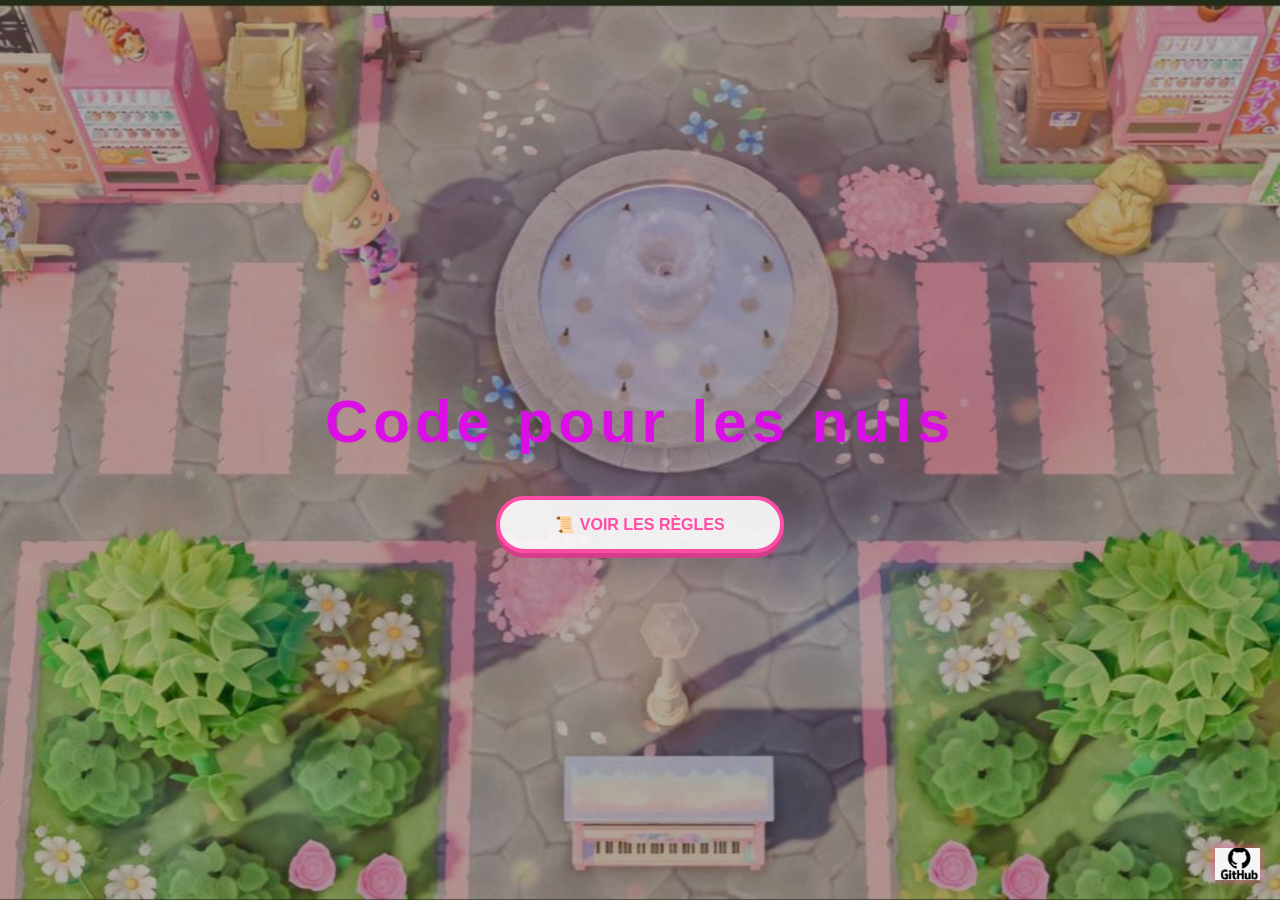
<file: Index.html>
<!DOCTYPE html>
<html lang="fr">
<head>
    <meta charset="UTF-8">
    <title>Mon Jeu</title>

    <!-- Lien vers le CSS -->
    <link rel="stylesheet" href="jeu.css">
</head>

<body>
    <h1 class="title">Code pour les nuls </h1>
    <!-- Icône GitHub cliquable -->
    <a href="https://github.com/anjosdq/jeuCode" target="_blank">
        <img src="github.png" class="github-icon">
    </a>
    <a href="regles.html" class="btn">📜 Voir les règles</a>
</body>
</html>
</file>
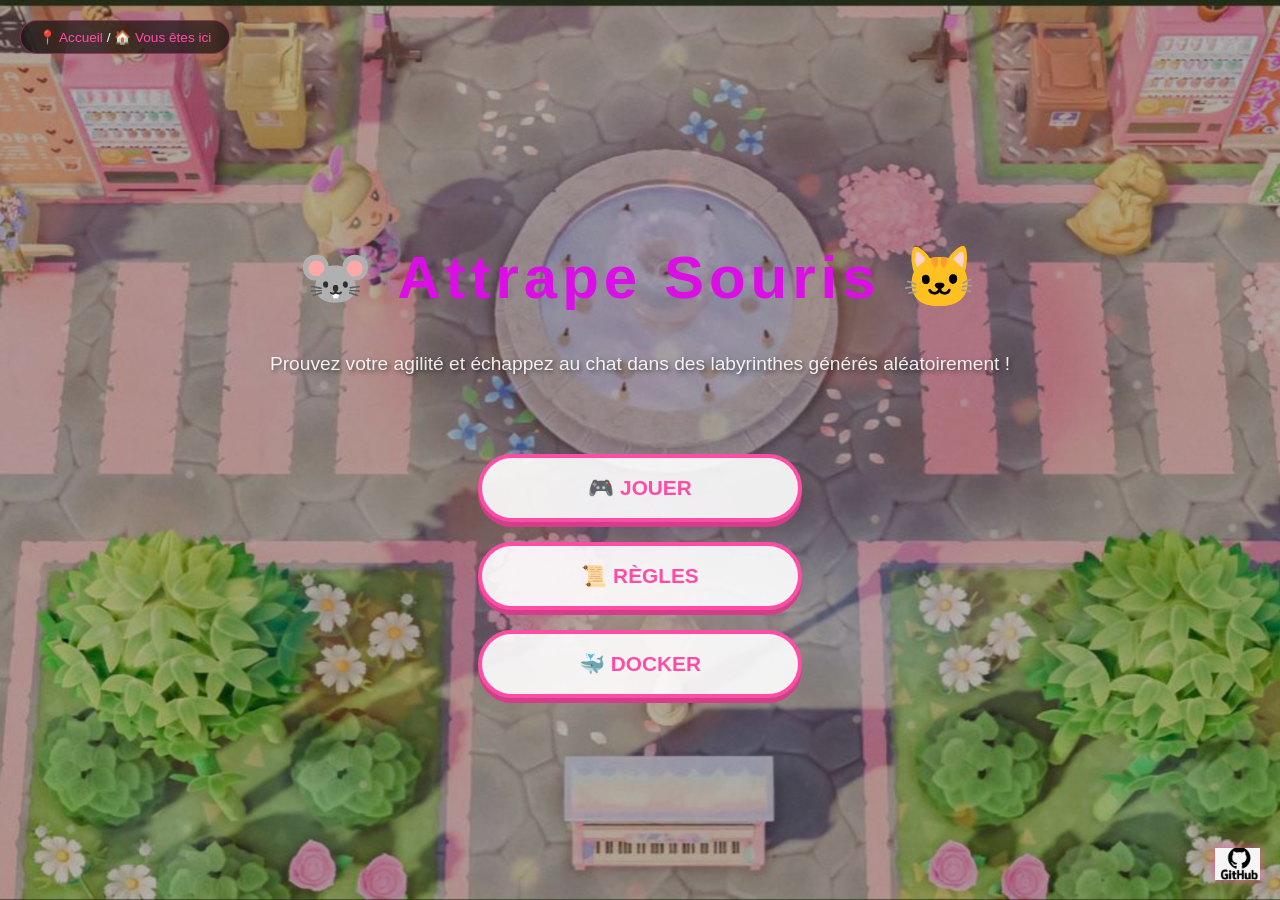
<file: index.html>
<!DOCTYPE html>
<html lang="fr">
<head>
    <meta charset="UTF-8">
    <meta name="viewport" content="width=device-width, initial-scale=1.0">
    <title>Attrape Souris - Accueil</title>
    <link rel="stylesheet" href="jeu.css">
    <style>
        .hero {
            text-align: center;
            margin-bottom: 40px;
        }

        .hero p {
            font-size: 1.2rem;
            color: rgba(255,255,255,0.9);
            text-shadow: 2px 2px 4px rgba(0,0,0,0.5);
        }

        /* Fil d'Ariane */
        .breadcrumb {
            position: fixed;
            top: 20px;
            left: 20px;
            background: rgba(0,0,0,0.6);
            backdrop-filter: blur(10px);
            padding: 8px 18px;
            border-radius: 30px;
            font-size: 0.85rem;
            z-index: 100;
            border: 1px solid rgba(255,77,166,0.4);
        }

        .breadcrumb a {
            color: #ff4da6;
            text-decoration: none;
        }

        .breadcrumb a:hover {
            text-decoration: underline;
        }

        .breadcrumb span {
            color: white;
        }

        .nav-buttons {
            display: flex;
            flex-direction: column;
            gap: 20px;
            align-items: center;
            margin-top: 20px;
        }

        .btn-large {
            width: 280px;
            padding: 18px;
            font-size: 1.3rem;
        }
    </style>
</head>
<body>

    <!-- Fil d'Ariane -->
    <div class="breadcrumb">
        📍 <a href="index.html">Accueil</a> <span>/</span> <span style="color:#ff4da6;">🏠 Vous êtes ici</span>
    </div>

    <div class="hero">
        <h1 class="title">🐭 Attrape Souris 🐱</h1>
        <p>Prouvez votre agilité et échappez au chat dans des labyrinthes générés aléatoirement !</p>
    </div>

    <div class="nav-buttons">
        <a href="jeu.html" class="btn btn-large">🎮 JOUER</a>
        <a href="regles.html" class="btn btn-large">📜 RÈGLES</a>
        <a href="docker.html" class="btn btn-large">🐳 DOCKER</a>
    </div>

    <a href="https://github.com/anjosdq/jeuCode" target="_blank" class="github-link">
        <img src="github.png" class="github-icon" alt="GitHub">
    </a>

</body>
</html>
</file>
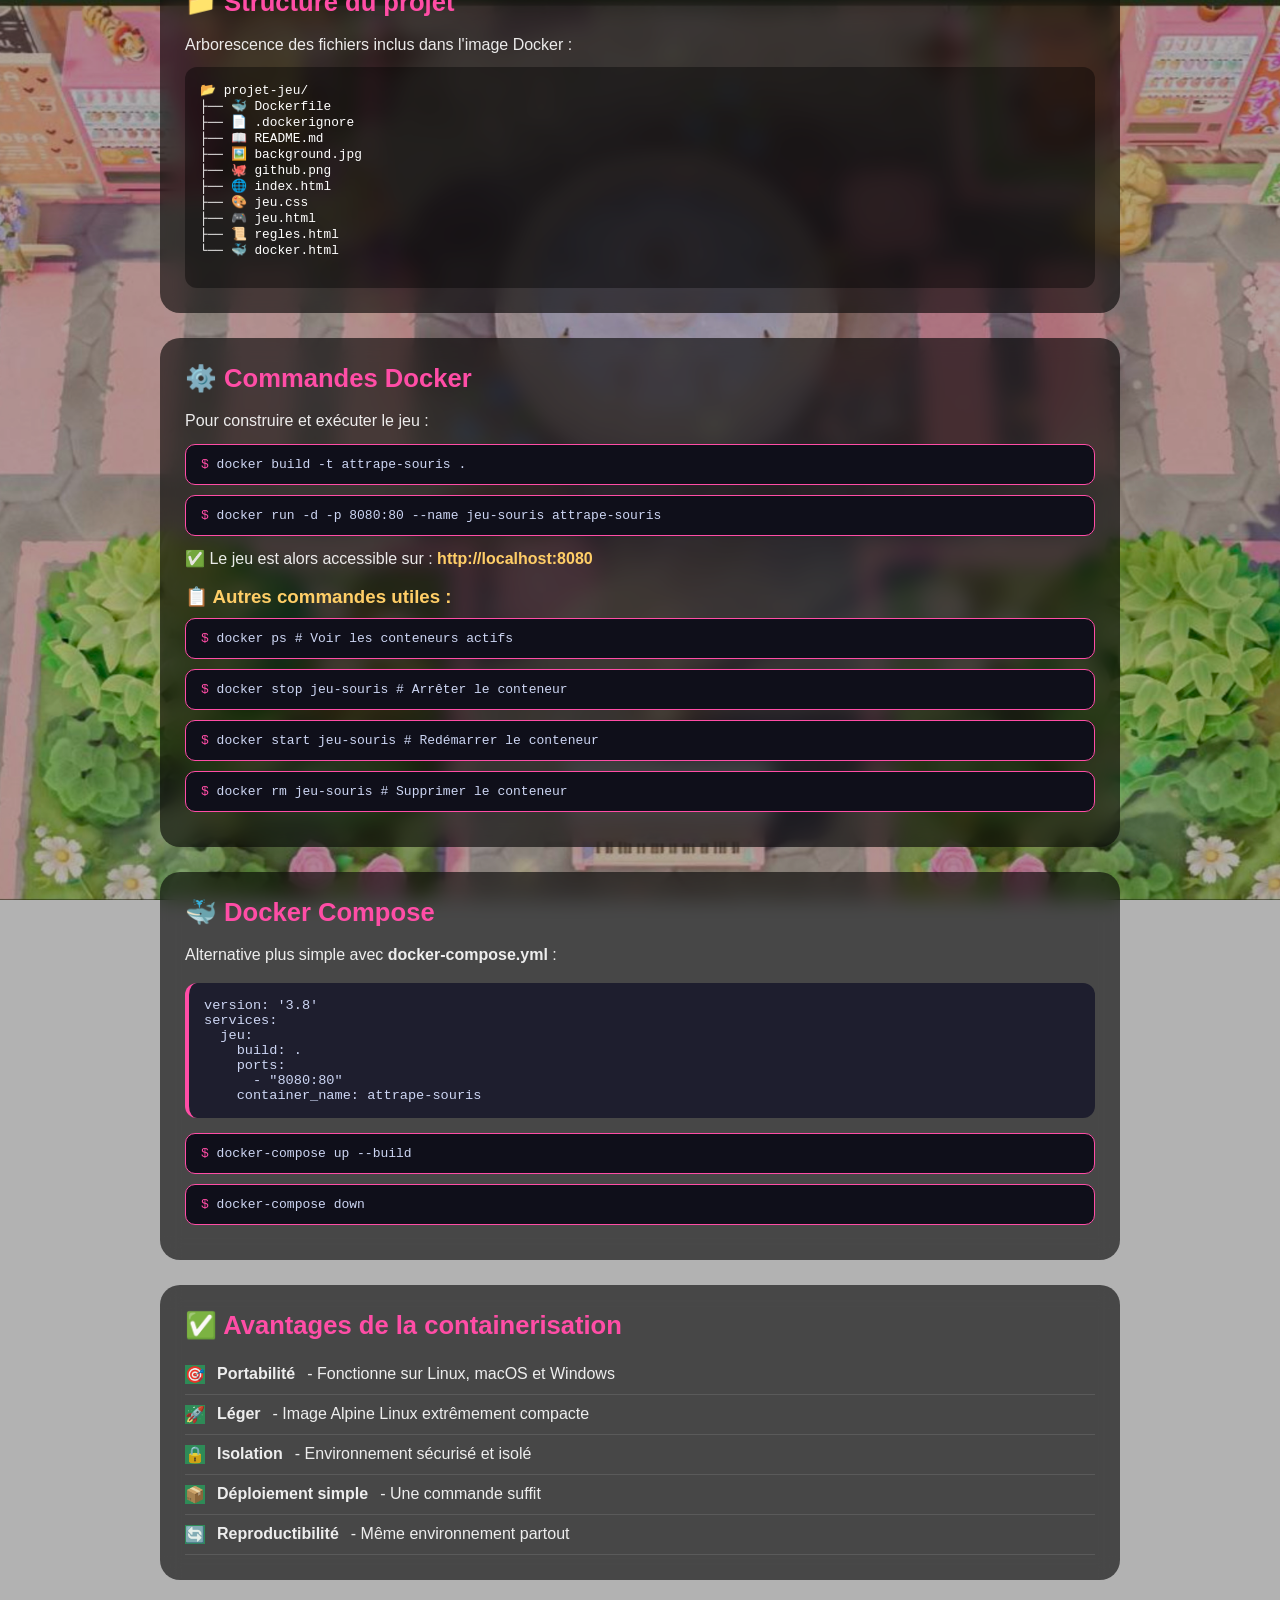
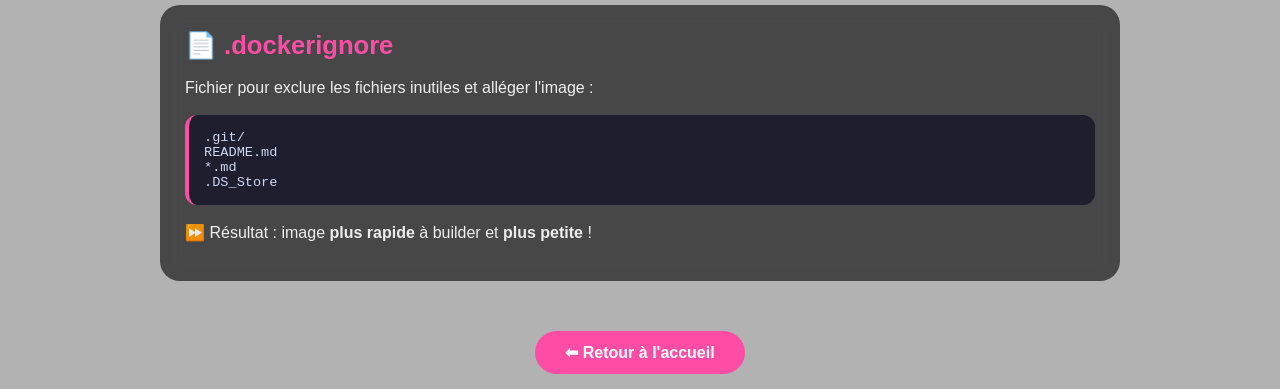
<file: docker.html>
<!DOCTYPE html>
<html lang="fr">
<head>
    <meta charset="UTF-8">
    <meta name="viewport" content="width=device-width, initial-scale=1.0">
    <title>Attrape Souris - Docker</title>
    <link rel="stylesheet" href="jeu.css">
    <style>
        * {
            margin: 0;
            padding: 0;
            box-sizing: border-box;
        }

        body {
            min-height: 100vh;
            overflow-y: auto;
            padding: 20px;
        }

        .docker-container {
            max-width: 1000px;
            margin: 0 auto;
            padding: 20px;
        }

        /* Fil d'Ariane */
        .breadcrumb {
            background: rgba(0,0,0,0.7);
            backdrop-filter: blur(10px);
            padding: 10px 20px;
            border-radius: 30px;
            font-size: 0.9rem;
            display: inline-block;
            margin-bottom: 30px;
            border: 1px solid rgba(255,77,166,0.4);
        }

        .breadcrumb a {
            color: #ff4da6;
            text-decoration: none;
        }

        .breadcrumb a:hover {
            text-decoration: underline;
        }

        .breadcrumb span {
            color: white;
        }

        /* Navigation */
        .docker-nav {
            display: flex;
            justify-content: center;
            gap: 20px;
            margin: 20px 0 30px 0;
            padding: 15px 0;
            border-bottom: 2px solid rgba(255,77,166,0.3);
            flex-wrap: wrap;
        }

        .docker-nav .btn {
            padding: 12px 28px;
            background: rgba(0,0,0,0.6);
            border: 2px solid #ff4da6;
            color: white;
            text-decoration: none;
            border-radius: 40px;
            font-weight: bold;
            transition: all 0.2s;
        }

        .docker-nav .btn:hover {
            background: #ff4da6;
            transform: translateY(-2px);
        }

        .docker-nav .btn-active {
            background: #ff4da6;
            color: white;
        }

        /* Cartes */
        .card {
            background: rgba(0,0,0,0.6);
            backdrop-filter: blur(10px);
            border-radius: 20px;
            padding: 25px;
            margin-bottom: 25px;
        }

        .card h2 {
            color: #ff4da6;
            font-size: 1.6rem;
            margin-bottom: 15px;
        }

        .card h3 {
            color: #ffce67;
            margin: 15px 0 10px 0;
        }

        .card p {
            color: rgba(255,255,255,0.9);
            line-height: 1.6;
            margin-bottom: 10px;
        }

        /* Code blocks */
        .code-block {
            background: #1e1e2e;
            border-radius: 12px;
            padding: 15px;
            margin: 15px 0;
            overflow-x: auto;
            border-left: 4px solid #ff4da6;
        }

        .code-block pre {
            color: #cdd6f4;
            font-family: 'Courier New', monospace;
            font-size: 0.85rem;
            white-space: pre-wrap;
            word-wrap: break-word;
        }

        .command {
            background: #0f0f1a;
            padding: 12px 15px;
            border-radius: 10px;
            font-family: monospace;
            margin: 10px 0;
            border: 1px solid #ff4da6;
            color: #cdd6f4;
        }

        .command span {
            color: #ff4da6;
        }

        .list {
            list-style: none;
            padding-left: 0;
        }

        .list li {
            padding: 10px 0;
            border-bottom: 1px solid rgba(255,255,255,0.1);
            display: flex;
            gap: 12px;
            color: rgba(255,255,255,0.9);
        }

        .list-number {
            background: #ff4da6;
            width: 26px;
            height: 26px;
            border-radius: 50%;
            display: inline-flex;
            align-items: center;
            justify-content: center;
            font-weight: bold;
            font-size: 0.8rem;
            flex-shrink: 0;
        }

        .tree {
            background: rgba(0,0,0,0.4);
            border-radius: 12px;
            padding: 15px;
            font-family: monospace;
            font-size: 0.8rem;
            overflow-x: auto;
        }

        .btn-footer {
            display: inline-block;
            background: #ff4da6;
            color: white;
            padding: 12px 30px;
            border-radius: 40px;
            text-decoration: none;
            font-weight: bold;
            margin-top: 20px;
            transition: 0.2s;
        }

        .btn-footer:hover {
            transform: scale(1.05);
        }

        hr {
            border-color: rgba(255,255,255,0.2);
            margin: 20px 0;
        }
    </style>
</head>
<body>

    <div class="docker-container">
        <!-- Fil d'Ariane -->
        <div class="breadcrumb">
            📍 <a href="index.html">Accueil</a> <span>/</span> <a href="docker.html">Docker</a> <span>/</span> <span style="color:#ff4da6;">🐳 Containerisation</span>
        </div>

        <!-- Navigation -->
        <div class="docker-nav">
            <a href="index.html" class="btn">🏠 Accueil</a>
            <a href="jeu.html" class="btn">🎮 Jouer</a>
            <a href="regles.html" class="btn">📜 Règles</a>
            <a href="docker.html" class="btn btn-active">🐳 Docker</a>
        </div>

        <h1 class="title">🐳 Docker & Containerisation</h1>

        <!-- Dockerfile -->
        <div class="card">
            <h2>📄 Dockerfile</h2>
            <p>Voici le contenu du fichier <strong>Dockerfile</strong> utilisé pour conteneuriser l'application :</p>
            
            <div class="code-block">
                <pre># 1. Base ultra-légère
FROM nginx:alpine

# 2. Copie des fichiers (HTML, CSS, Images)
COPY . /usr/share/nginx/html/

# 3. Documentation du port
EXPOSE 80

# 4. Lancement du serveur
CMD ["nginx", "-g", "daemon off;"]</pre>
            </div>

            <h3>🔍 Explication des instructions :</h3>
            <ul class="list">
                <li><span class="list-number">1</span> <strong>FROM nginx:alpine</strong> - Image Nginx basée sur Alpine Linux (très légère, ~5MB)</li>
                <li><span class="list-number">2</span> <strong>COPY . /usr/share/nginx/html/</strong> - Copie tous les fichiers du projet dans le dossier web de Nginx</li>
                <li><span class="list-number">3</span> <strong>EXPOSE 80</strong> - Le conteneur écoutera sur le port 80</li>
                <li><span class="list-number">4</span> <strong>CMD</strong> - Lance Nginx en mode premier plan (indispensable pour Docker)</li>
            </ul>
        </div>

        <!-- Structure du projet -->
        <div class="card">
            <h2>📁 Structure du projet</h2>
            <p>Arborescence des fichiers inclus dans l'image Docker :</p>
            <div class="tree">
                <pre>
📂 projet-jeu/
├── 🐳 Dockerfile
├── 📄 .dockerignore
├── 📖 README.md
├── 🖼️ background.jpg
├── 🐙 github.png
├── 🌐 index.html
├── 🎨 jeu.css
├── 🎮 jeu.html
├── 📜 regles.html
└── 🐳 docker.html
                </pre>
            </div>
        </div>

        <!-- Commandes Docker -->
        <div class="card">
            <h2>⚙️ Commandes Docker</h2>
            <p>Pour construire et exécuter le jeu :</p>
            
            <div class="command">
                <span>$</span> docker build -t attrape-souris .
            </div>
            <div class="command">
                <span>$</span> docker run -d -p 8080:80 --name jeu-souris attrape-souris
            </div>
            
            <p>✅ Le jeu est alors accessible sur : <strong style="color:#ffce67;">http://localhost:8080</strong></p>
            
            <h3>📋 Autres commandes utiles :</h3>
            <div class="command"><span>$</span> docker ps                 # Voir les conteneurs actifs</div>
            <div class="command"><span>$</span> docker stop jeu-souris    # Arrêter le conteneur</div>
            <div class="command"><span>$</span> docker start jeu-souris   # Redémarrer le conteneur</div>
            <div class="command"><span>$</span> docker rm jeu-souris      # Supprimer le conteneur</div>
        </div>

        <!-- Docker Compose -->
        <div class="card">
            <h2>🐳 Docker Compose</h2>
            <p>Alternative plus simple avec <strong>docker-compose.yml</strong> :</p>
            
            <div class="code-block">
                <pre>version: '3.8'
services:
  jeu:
    build: .
    ports:
      - "8080:80"
    container_name: attrape-souris</pre>
            </div>
            
            <div class="command"><span>$</span> docker-compose up --build</div>
            <div class="command"><span>$</span> docker-compose down</div>
        </div>

        <!-- Avantages -->
        <div class="card">
            <h2>✅ Avantages de la containerisation</h2>
            <ul class="list">
                <li><span style="background:#2e8b57;">🎯</span> <strong>Portabilité</strong> - Fonctionne sur Linux, macOS et Windows</li>
                <li><span style="background:#2e8b57;">🚀</span> <strong>Léger</strong> - Image Alpine Linux extrêmement compacte</li>
                <li><span style="background:#2e8b57;">🔒</span> <strong>Isolation</strong> - Environnement sécurisé et isolé</li>
                <li><span style="background:#2e8b57;">📦</span> <strong>Déploiement simple</strong> - Une commande suffit</li>
                <li><span style="background:#2e8b57;">🔄</span> <strong>Reproductibilité</strong> - Même environnement partout</li>
            </ul>
        </div>

        <!-- .dockerignore -->
        <div class="card">
            <h2>📄 .dockerignore</h2>
            <p>Fichier pour exclure les fichiers inutiles et alléger l'image :</p>
            <div class="code-block">
                <pre>.git/
README.md
*.md
.DS_Store</pre>
            </div>
            <p>⏩ Résultat : image <strong>plus rapide</strong> à builder et <strong>plus petite</strong> !</p>
        </div>

        <!-- Retour -->
        <div style="text-align: center; margin-top: 30px;">
            <a href="index.html" class="btn-footer">⬅ Retour à l'accueil</a>
        </div>
    </div>

</body>
</html>
</file>
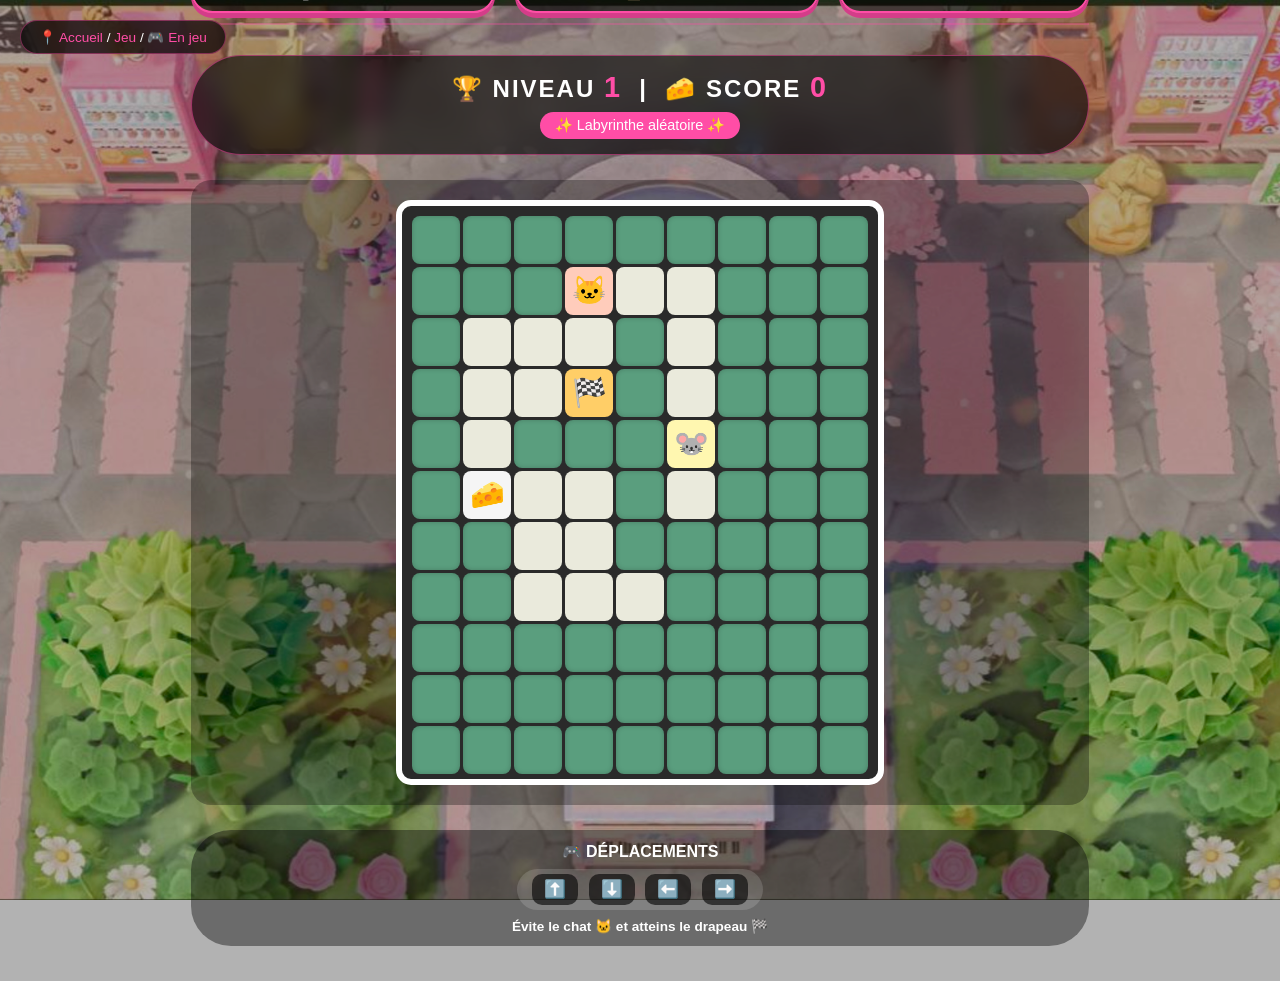
<file: jeu.html>
<!DOCTYPE html>
<html lang="fr">
<head>
    <meta charset="UTF-8">
    <meta name="viewport" content="width=device-width, initial-scale=1.0, user-scalable=yes">
    <title>Attrape Souris - Jeu</title>
    <link rel="stylesheet" href="jeu.css">
    <style>
        /* Styles du jeu */
        .game-wrapper {
            max-width: 1200px;
            margin: 0 auto;
            padding: 20px;
        }

        /* Fil d'Ariane */
        .breadcrumb {
            position: fixed;
            top: 20px;
            left: 20px;
            background: rgba(0,0,0,0.7);
            backdrop-filter: blur(10px);
            padding: 8px 18px;
            border-radius: 30px;
            font-size: 0.85rem;
            z-index: 100;
            border: 1px solid rgba(255,77,166,0.4);
        }

        .breadcrumb a {
            color: #ff4da6;
            text-decoration: none;
        }

        .breadcrumb a:hover {
            text-decoration: underline;
        }

        .breadcrumb span {
            color: white;
        }

        /* Barre de navigation */
        .game-nav {
            display: flex;
            justify-content: center;
            gap: 20px;
            margin-bottom: 30px;
            margin-top: 20px;
            padding: 10px 0;
            border-bottom: 2px solid rgba(255,77,166,0.3);
        }

        .game-nav .btn {
            margin: 0;
            padding: 10px 25px;
            background: rgba(0,0,0,0.6);
            border: 2px solid #ff4da6;
            color: white;
        }

        .game-nav .btn:hover {
            background: #ff4da6;
            color: white;
            transform: translateY(-2px);
        }

        /* Panneau de score */
        .score-panel {
            background: rgba(0,0,0,0.6);
            backdrop-filter: blur(10px);
            border-radius: 60px;
            padding: 15px 30px;
            text-align: center;
            margin-bottom: 25px;
            border: 1px solid rgba(255,77,166,0.5);
        }

        .score-panel h2 {
            margin: 0;
            font-size: 1.5rem;
            letter-spacing: 2px;
        }

        .score-panel span {
            color: #ff4da6;
            font-weight: bold;
            font-size: 1.8rem;
        }

        .level-badge {
            display: inline-block;
            background: #ff4da6;
            color: white;
            padding: 5px 15px;
            border-radius: 30px;
            font-size: 0.9rem;
            margin-top: 8px;
        }

        /* Conteneur du labyrinthe avec scroll */
        .maze-container {
            overflow-x: auto;
            overflow-y: auto;
            max-height: 65vh;
            display: flex;
            justify-content: center;
            background: rgba(0,0,0,0.3);
            border-radius: 20px;
            padding: 20px;
        }

        #maze {
            display: grid;
            gap: 3px;
            background: #2a2a2a;
            padding: 10px;
            border-radius: 15px;
            margin: 0 auto;
        }

        .cell {
            width: 48px;
            height: 48px;
            display: flex;
            align-items: center;
            justify-content: center;
            font-size: 28px;
            background: #f5f5f5;
            border-radius: 8px;
            transition: all 0.08s linear;
        }

        .wall {
            background: #5a9e7e;
            box-shadow: inset 0 0 5px rgba(0,0,0,0.2);
        }

        .exit {
            background: #ffce67;
        }

        /* Contrôles */
        .controls-info {
            text-align: center;
            margin: 25px 0 15px;
            padding: 12px;
            background: rgba(0,0,0,0.4);
            border-radius: 40px;
        }

        .controls-info p {
            margin: 0;
            color: white;
            font-weight: bold;
        }

        .arrow-keys {
            display: inline-block;
            background: rgba(255,255,255,0.15);
            padding: 5px 12px;
            border-radius: 30px;
            margin-top: 8px;
        }

        .arrow-keys span {
            display: inline-block;
            background: rgba(0,0,0,0.6);
            padding: 5px 12px;
            margin: 0 3px;
            border-radius: 10px;
            font-size: 1.1rem;
        }

        /* Responsive */
        @media (max-width: 700px) {
            .cell {
                width: 40px;
                height: 40px;
                font-size: 24px;
            }
            
            .score-panel h2 {
                font-size: 1.2rem;
            }
            
            .score-panel span {
                font-size: 1.4rem;
            }

            .breadcrumb {
                font-size: 0.7rem;
                padding: 5px 12px;
                top: 10px;
                left: 10px;
            }
        }

        @media (max-width: 550px) {
            .cell {
                width: 35px;
                height: 35px;
                font-size: 20px;
            }
            
            .game-nav {
                gap: 10px;
            }
            
            .game-nav .btn {
                padding: 8px 18px;
                font-size: 0.9rem;
            }
        }
    </style>
</head>
<body>

    <!-- Fil d'Ariane -->
    <div class="breadcrumb">
        📍 <a href="index.html">Accueil</a> <span>/</span> <a href="jeu.html">Jeu</a> <span>/</span> <span style="color:#ff4da6;">🎮 En jeu</span>
    </div>

    <div class="game-wrapper">
        <!-- Barre de navigation -->
        <div class="game-nav">
            <a href="index.html" class="btn">🏠 Accueil</a>
            <a href="regles.html" class="btn">📜 Règles</a>
            <button id="reset-game-btn" class="btn">🔄 Nouvelle partie</button>
        </div>

        <!-- Panneau score -->
        <div class="score-panel">
            <h2>🏆 NIVEAU <span id="lvl-display">1</span> &nbsp;|&nbsp; 🧀 SCORE <span id="score-display">0</span></h2>
            <div class="level-badge">✨ Labyrinthe aléatoire ✨</div>
        </div>

        <!-- Labyrinthe -->
        <div class="maze-container">
            <div id="maze"></div>
        </div>

        <!-- Contrôles -->
        <div class="controls-info">
            <p>🎮 DÉPLACEMENTS</p>
            <div class="arrow-keys">
                <span>⬆️</span>
                <span>⬇️</span>
                <span>⬅️</span>
                <span>➡️</span>
            </div>
            <p style="font-size: 0.85rem; margin-top: 8px;">Évite le chat 🐱 et atteins le drapeau 🏁</p>
        </div>
    </div>

    <script>
        // ========================
        // GÉNÉRATEUR DE LABYRINTHE PROCÉDURAL
        // ========================
        
        let currentLevel = 0;
        let score = 0;
        let playerPos = { x: 0, y: 0 };
        let cats = [];
        let grid = [];
        let cheesePos = null;
        let mousePos = { x: 0, y: 0 };
        
        function generateMaze(width, height) {
            let maze = Array(height).fill().map(() => Array(width).fill('#'));
            
            let gridH = Math.floor((height - 2) / 2);
            let gridW = Math.floor((width - 2) / 2);
            if (gridH < 2) gridH = 2;
            if (gridW < 2) gridW = 2;
            
            let cells = Array(gridH).fill().map(() => Array(gridW).fill(false));
            
            function carvePassages(cx, cy) {
                const dirs = [[0, -1], [1, 0], [0, 1], [-1, 0]];
                for (let i = dirs.length - 1; i > 0; i--) {
                    const j = Math.floor(Math.random() * (i + 1));
                    [dirs[i], dirs[j]] = [dirs[j], dirs[i]];
                }
                
                for (let [dx, dy] of dirs) {
                    let nx = cx + dx;
                    let ny = cy + dy;
                    if (nx >= 0 && nx < gridW && ny >= 0 && ny < gridH && !cells[ny][nx]) {
                        cells[ny][nx] = true;
                        let wallX = cx * 2 + 1 + dx;
                        let wallY = cy * 2 + 1 + dy;
                        if (wallY >= 0 && wallY < height && wallX >= 0 && wallX < width) {
                            maze[wallY][wallX] = '.';
                        }
                        let cellX = cx * 2 + 1;
                        let cellY = cy * 2 + 1;
                        maze[cellY][cellX] = '.';
                        carvePassages(nx, ny);
                    }
                }
            }
            
            let startCX = Math.floor(Math.random() * gridW);
            let startCY = Math.floor(Math.random() * gridH);
            cells[startCY][startCX] = true;
            let startCellX = startCX * 2 + 1;
            let startCellY = startCY * 2 + 1;
            maze[startCellY][startCellX] = '.';
            carvePassages(startCX, startCY);
            
            for (let y = 0; y < height; y++) {
                maze[y][0] = '#';
                maze[y][width-1] = '#';
            }
            for (let x = 0; x < width; x++) {
                maze[0][x] = '#';
                maze[height-1][x] = '#';
            }
            
            for (let y = 1; y < height-1; y++) {
                for (let x = 1; x < width-1; x++) {
                    if (maze[y][x] !== '#') {
                        maze[y][x] = '.';
                    } else {
                        let adj = 0;
                        if (maze[y-1][x] === '.') adj++;
                        if (maze[y+1][x] === '.') adj++;
                        if (maze[y][x-1] === '.') adj++;
                        if (maze[y][x+1] === '.') adj++;
                        if (adj >= 2 && Math.random() < 0.3) {
                            maze[y][x] = '.';
                        }
                    }
                }
            }
            
            return maze;
        }
        
        function placeEntities(maze) {
            let height = maze.length;
            let width = maze[0].length;
            
            let freeSpots = [];
            for (let r = 0; r < height; r++) {
                for (let c = 0; c < width; c++) {
                    if (maze[r][c] === '.') {
                        freeSpots.push({r, c});
                    }
                }
            }
            
            if (freeSpots.length < 4) {
                for (let r = 1; r < height-1; r++) {
                    for (let c = 1; c < width-1; c++) {
                        if (maze[r][c] === '#') {
                            maze[r][c] = '.';
                        }
                        freeSpots.push({r, c});
                    }
                }
            }
            
            for (let i = freeSpots.length - 1; i > 0; i--) {
                const j = Math.floor(Math.random() * (i + 1));
                [freeSpots[i], freeSpots[j]] = [freeSpots[j], freeSpots[i]];
            }
            
            let playerSpot = freeSpots[0];
            maze[playerSpot.r][playerSpot.c] = 'P';
            playerPos = {r: playerSpot.r, c: playerSpot.c};
            
            let exitSpot = freeSpots[1];
            maze[exitSpot.r][exitSpot.c] = 'S';
            mousePos = {r: exitSpot.r, c: exitSpot.c};
            
            let catSpot = freeSpots[2];
            maze[catSpot.r][catSpot.c] = 'C';
            cats = [{r: catSpot.r, c: catSpot.c}];
            
            cheesePos = null;
            if (freeSpots.length > 3) {
                let cheeseSpot = freeSpots[3];
                maze[cheeseSpot.r][cheeseSpot.c] = 'M';
                cheesePos = {r: cheeseSpot.r, c: cheeseSpot.c};
            }
            
            let dist = Math.abs(playerPos.r - catSpot.r) + Math.abs(playerPos.c - catSpot.c);
            if (dist < 3 && freeSpots.length > 4) {
                let newCatSpot = freeSpots[4];
                maze[catSpot.r][catSpot.c] = '.';
                maze[newCatSpot.r][newCatSpot.c] = 'C';
                cats = [{r: newCatSpot.r, c: newCatSpot.c}];
            }
            
            return maze;
        }
        
        function generateRandomLevel(levelIndex) {
            let baseSize = 9 + Math.min(levelIndex, 8);
            let variation = Math.floor(Math.random() * 3) - 1;
            let width = Math.min(19, Math.max(9, baseSize + variation));
            let height = Math.min(15, Math.max(7, baseSize - variation + (levelIndex % 2)));
            
            if (width % 2 === 0) width++;
            if (height % 2 === 0) height++;
            
            let newMaze = generateMaze(width, height);
            
            let dotCount = 0;
            for (let row of newMaze) {
                for (let cell of row) {
                    if (cell === '.') dotCount++;
                }
            }
            
            if (dotCount < 15) {
                newMaze = generateMaze(width, height);
            }
            
            newMaze = placeEntities(newMaze);
            
            return newMaze;
        }
        
        function resetGame() {
            currentLevel = 0;
            score = 0;
            initLevel();
        }
        
        function initLevel() {
            let newGrid = generateRandomLevel(currentLevel);
            grid = newGrid;
            
            cats = [];
            for (let r = 0; r < grid.length; r++) {
                for (let c = 0; c < grid[r].length; c++) {
                    if (grid[r][c] === 'P') {
                        playerPos = {r, c};
                        grid[r][c] = '.';
                    }
                    if (grid[r][c] === 'C') {
                        cats.push({r, c});
                    }
                    if (grid[r][c] === 'S') {
                        mousePos = {r, c};
                    }
                    if (grid[r][c] === 'M') {
                        cheesePos = {r, c};
                    }
                }
            }
            draw();
        }
        
        function draw() {
            const mazeDiv = document.getElementById('maze');
            if (!grid.length) return;
            mazeDiv.style.gridTemplateColumns = `repeat(${grid[0].length}, 48px)`;
            mazeDiv.innerHTML = '';
            
            for (let r = 0; r < grid.length; r++) {
                for (let c = 0; c < grid[r].length; c++) {
                    const cell = document.createElement('div');
                    cell.className = 'cell';
                    
                    let content = '';
                    let isWall = (grid[r][c] === '#');
                    
                    if (isWall) {
                        cell.classList.add('wall');
                        content = '';
                    } else if (grid[r][c] === 'S') {
                        cell.classList.add('exit');
                        content = '🏁';
                    } else if (grid[r][c] === 'M') {
                        content = '🧀';
                    } else if (grid[r][c] === 'C') {
                        content = '🐱';
                    }
                    
                    if (r === playerPos.r && c === playerPos.c) {
                        content = '🐭';
                        cell.style.background = '#fff7b0';
                    } else if (cats.some(cat => cat.r === r && cat.c === c)) {
                        content = '🐱';
                        cell.style.background = '#ffccbb';
                    } else if (grid[r][c] === 'S') {
                        content = '🏁';
                    } else if (grid[r][c] === 'M') {
                        content = '🧀';
                    }
                    
                    cell.innerText = content;
                    
                    if (!isWall && !(r === playerPos.r && c === playerPos.c) && !cats.some(cat => cat.r === r && cat.c === c) && grid[r][c] !== 'S' && grid[r][c] !== 'M') {
                        cell.style.background = 'rgba(255,255,240,0.9)';
                    } else if (isWall) {
                        cell.style.background = '#5a9e7e';
                    } else if (grid[r][c] === 'S') {
                        cell.style.background = '#ffce67';
                    }
                    
                    mazeDiv.appendChild(cell);
                }
            }
            
            document.getElementById('lvl-display').innerText = currentLevel + 1;
            document.getElementById('score-display').innerText = score;
        }
        
        function moveCats() {
            let newCats = [];
            
            for (let cat of cats) {
                let dr = 0, dc = 0;
                let chase = Math.random() < 0.7;
                
                if (chase) {
                    let diffRow = playerPos.r - cat.r;
                    let diffCol = playerPos.c - cat.c;
                    let possibleMoves = [];
                    
                    if (diffRow !== 0) possibleMoves.push({r: Math.sign(diffRow), c: 0});
                    if (diffCol !== 0) possibleMoves.push({r: 0, c: Math.sign(diffCol)});
                    
                    if (possibleMoves.length > 0) {
                        let chosen = possibleMoves[Math.floor(Math.random() * possibleMoves.length)];
                        dr = chosen.r;
                        dc = chosen.c;
                    }
                } else {
                    const dirs = [{r:1,c:0}, {r:-1,c:0}, {r:0,c:1}, {r:0,c:-1}];
                    const d = dirs[Math.floor(Math.random() * dirs.length)];
                    dr = d.r;
                    dc = d.c;
                }
                
                let nr = cat.r + dr;
                let nc = cat.c + dc;
                
                if (nr >= 0 && nr < grid.length && nc >= 0 && nc < grid[0].length && grid[nr][nc] !== '#') {
                    if (grid[nr][nc] === 'S') {
                        const dirs2 = [{r:1,c:0}, {r:-1,c:0}, {r:0,c:1}, {r:0,c:-1}];
                        for (let alt of dirs2) {
                            let altR = cat.r + alt.r;
                            let altC = cat.c + alt.c;
                            if (altR >= 0 && altR < grid.length && altC >= 0 && altC < grid[0].length && grid[altR][altC] !== '#' && !(altR === mousePos.r && altC === mousePos.c)) {
                                nr = altR;
                                nc = altC;
                                break;
                            }
                        }
                        if (grid[nr][nc] === 'S') {
                            nr = cat.r;
                        }
                    }
                    
                    if (grid[cat.r][cat.c] !== 'S' && grid[cat.r][cat.c] !== 'M') {
                        grid[cat.r][cat.c] = '.';
                    }
                    
                    cat.r = nr;
                    cat.c = nc;
                    
                    if (grid[nr][nc] !== 'S' && grid[nr][nc] !== 'M') {
                        grid[nr][nc] = 'C';
                    }
                    newCats.push(cat);
                } else {
                    newCats.push(cat);
                }
            }
            
            cats = newCats;
            
            for (let r = 0; r < grid.length; r++) {
                for (let c = 0; c < grid[0].length; c++) {
                    if (grid[r][c] === 'C' && !cats.some(cat => cat.r === r && cat.c === c)) {
                        if (grid[r][c] !== 'S' && grid[r][c] !== 'M') {
                            grid[r][c] = '.';
                        }
                    }
                }
            }
            
            cats.forEach(cat => {
                if (grid[cat.r][cat.c] !== 'S' && grid[cat.r][cat.c] !== 'M') {
                    grid[cat.r][cat.c] = 'C';
                }
            });
        }
        
        function checkCollision() {
            if (cats.some(cat => cat.r === playerPos.r && cat.c === playerPos.c)) {
                alert("😿 Le chat vous a attrapé ! Retour au début du niveau...");
                initLevel();
                return true;
            }
            return false;
        }
        
        function movePlayer(dr, dc) {
            let nr = playerPos.r + dr;
            let nc = playerPos.c + dc;
            
            if (nr < 0 || nr >= grid.length || nc < 0 || nc >= grid[0].length) return;
            if (grid[nr][nc] === '#') return;
            
            let oldR = playerPos.r, oldC = playerPos.c;
            playerPos = {r: nr, c: nc};
            
            if (grid[nr][nc] === 'M') {
                score++;
                grid[nr][nc] = '.';
                cheesePos = null;
            }
            
            if (grid[nr][nc] === 'S') {
                alert(`🎉 Niveau ${currentLevel+1} réussi ! +10 points bonus !`);
                score += 10;
                currentLevel++;
                initLevel();
                draw();
                return;
            }
            
            if (grid[oldR][oldC] !== 'S' && grid[oldR][oldC] !== 'M' && grid[oldR][oldC] !== 'C') {
                grid[oldR][oldC] = '.';
            }
            
            moveCats();
            let collision = checkCollision();
            
            if (collision) {
                draw();
                return;
            }
            
            draw();
            
            if (!cheesePos && Math.random() < 0.15 && currentLevel > 0) {
                let freePos = [];
                for (let r = 0; r < grid.length; r++) {
                    for (let c = 0; c < grid[0].length; c++) {
                        if (grid[r][c] === '.' && !(r === playerPos.r && c === playerPos.c) && !cats.some(cat => cat.r === r && cat.c === c) && !(r === mousePos.r && c === mousePos.c)) {
                            freePos.push({r, c});
                        }
                    }
                }
                if (freePos.length > 0) {
                    let rand = freePos[Math.floor(Math.random() * freePos.length)];
                    grid[rand.r][rand.c] = 'M';
                    cheesePos = rand;
                    draw();
                }
            }
        }
        
        window.addEventListener('keydown', (e) => {
            if (e.key === "ArrowUp") movePlayer(-1, 0);
            if (e.key === "ArrowDown") movePlayer(1, 0);
            if (e.key === "ArrowLeft") movePlayer(0, -1);
            if (e.key === "ArrowRight") movePlayer(0, 1);
            e.preventDefault();
        });
        
        const resetBtn = document.getElementById('reset-game-btn');
        if (resetBtn) {
            resetBtn.addEventListener('click', () => {
                if (confirm("🔄 Recommencer une nouvelle partie ? Votre progression sera perdue.")) {
                    resetGame();
                }
            });
        }
        
        function startGame() {
            currentLevel = 0;
            score = 0;
            initLevel();
        }
        
        startGame();
    </script>
</body>
</html>
</file>
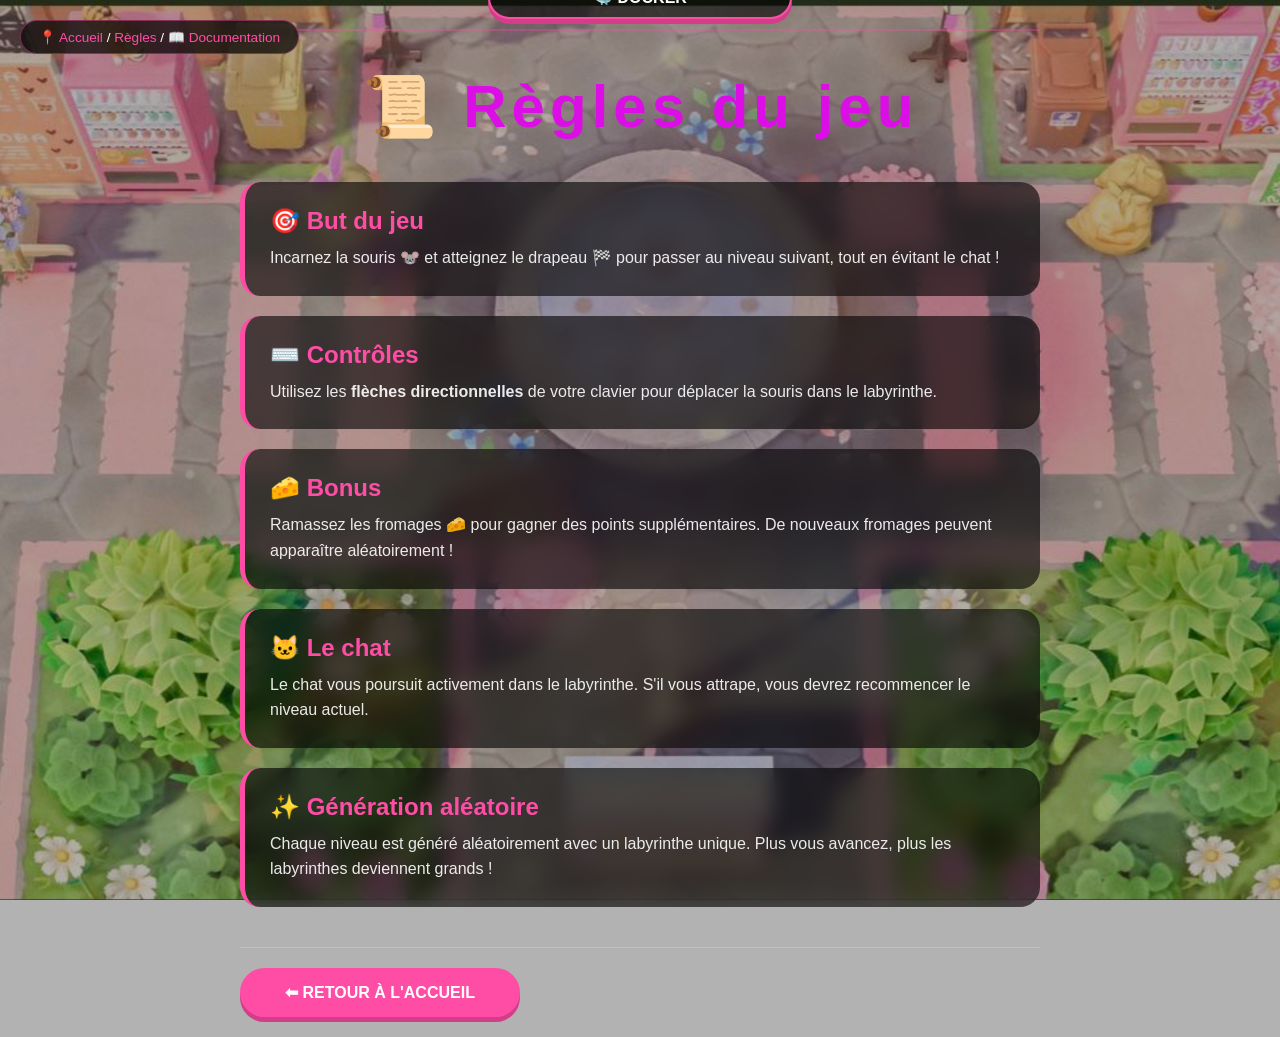
<file: regles.html>
<!DOCTYPE html>
<html lang="fr">
<head>
    <meta charset="UTF-8">
    <meta name="viewport" content="width=device-width, initial-scale=1.0">
    <title>Attrape Souris - Règles</title>
    <link rel="stylesheet" href="jeu.css">
    <style>
        .rules-container {
            max-width: 800px;
            margin: 0 auto;
            padding: 20px;
        }

        /* Fil d'Ariane */
        .breadcrumb {
            position: fixed;
            top: 20px;
            left: 20px;
            background: rgba(0,0,0,0.7);
            backdrop-filter: blur(10px);
            padding: 8px 18px;
            border-radius: 30px;
            font-size: 0.85rem;
            z-index: 100;
            border: 1px solid rgba(255,77,166,0.4);
        }

        .breadcrumb a {
            color: #ff4da6;
            text-decoration: none;
        }

        .breadcrumb a:hover {
            text-decoration: underline;
        }

        .breadcrumb span {
            color: white;
        }

        /* Barre de navigation */
        .rules-nav {
            display: flex;
            justify-content: center;
            gap: 20px;
            margin-bottom: 40px;
            margin-top: 20px;
            padding: 10px 0;
            border-bottom: 2px solid rgba(255,77,166,0.3);
            flex-wrap: wrap;
        }

        .rules-nav .btn {
            padding: 10px 25px;
            background: rgba(0,0,0,0.6);
            border: 2px solid #ff4da6;
            color: white;
        }

        .rules-nav .btn:hover {
            background: #ff4da6;
            transform: translateY(-2px);
        }

        /* Cartes de règles */
        .rules-grid {
            display: flex;
            flex-direction: column;
            gap: 20px;
        }

        .rule-card {
            background: rgba(0,0,0,0.6);
            backdrop-filter: blur(10px);
            border-radius: 20px;
            padding: 25px;
            border-left: 5px solid #ff4da6;
            transition: transform 0.2s;
        }

        .rule-card:hover {
            transform: translateX(5px);
        }

        .rule-card h2 {
            margin: 0 0 10px 0;
            color: #ff4da6;
            font-size: 1.5rem;
        }

        .rule-card p {
            margin: 0;
            line-height: 1.6;
            color: rgba(255,255,255,0.9);
        }

        .rule-card code {
            background: rgba(0,0,0,0.5);
            padding: 3px 8px;
            border-radius: 8px;
            font-family: monospace;
        }

        .footer-note {
            text-align: center;
            margin-top: 40px;
            padding-top: 20px;
            border-top: 1px solid rgba(255,255,255,0.2);
        }

        @media (max-width: 600px) {
            .rule-card h2 {
                font-size: 1.2rem;
            }
            
            .rules-nav .btn {
                padding: 8px 18px;
                font-size: 0.9rem;
            }

            .breadcrumb {
                font-size: 0.7rem;
                padding: 5px 12px;
                top: 10px;
                left: 10px;
            }
        }
    </style>
</head>
<body>

    <!-- Fil d'Ariane -->
    <div class="breadcrumb">
        📍 <a href="index.html">Accueil</a> <span>/</span> <a href="regles.html">Règles</a> <span>/</span> <span style="color:#ff4da6;">📖 Documentation</span>
    </div>

    <div class="rules-container">
        <!-- Barre de navigation -->
        <div class="rules-nav">
            <a href="index.html" class="btn">🏠 Accueil</a>
            <a href="jeu.html" class="btn">🎮 Jouer</a>
            <a href="docker.html" class="btn">🐳 Docker</a>
        </div>

        <h1 class="title">📜 Règles du jeu</h1>

        <div class="rules-grid">
            <div class="rule-card">
                <h2>🎯 But du jeu</h2>
                <p>Incarnez la souris <strong>🐭</strong> et atteignez le drapeau <strong>🏁</strong> pour passer au niveau suivant, tout en évitant le chat !</p>
            </div>

            <div class="rule-card">
                <h2>⌨️ Contrôles</h2>
                <p>Utilisez les <strong>flèches directionnelles</strong> de votre clavier pour déplacer la souris dans le labyrinthe.</p>
            </div>

            <div class="rule-card">
                <h2>🧀 Bonus</h2>
                <p>Ramassez les fromages <strong>🧀</strong> pour gagner des points supplémentaires. De nouveaux fromages peuvent apparaître aléatoirement !</p>
            </div>

            <div class="rule-card">
                <h2>🐱 Le chat</h2>
                <p>Le chat vous poursuit activement dans le labyrinthe. S'il vous attrape, vous devrez recommencer le niveau actuel.</p>
            </div>

            <div class="rule-card">
                <h2>✨ Génération aléatoire</h2>
                <p>Chaque niveau est généré aléatoirement avec un labyrinthe unique. Plus vous avancez, plus les labyrinthes deviennent grands !</p>
            </div>
        </div>

        <div class="footer-note">
            <a href="index.html" class="btn" style="background: #ff4da6; color: white; border: none;">⬅ Retour à l'accueil</a>
        </div>
    </div>

</body>
</html>
</file>
<file: jeu.css>
body {
    margin: 0;
    height: 100vh;
    display: flex;
    flex-direction: column;
    align-items: center;
    justify-content: center;
    font-family: 'Arial Rounded MT Bold', 'Helvetica', sans-serif;
    
    /* Image de fond Animal Crossing avec filtre sombre pour la lisibilité */
    background: linear-gradient(rgba(0, 0, 0, 0.3), rgba(0, 0, 0, 0.3)), 
                url("background.jpg") no-repeat center center;
    background-size: cover;
    color: white;
    overflow: hidden;
}


@keyframes flicker {
    0%, 19%, 21%, 23%, 25%, 54%, 56%, 100% {
        text-shadow: 0 0 10px #ff4da6, 0 0 20px #ff4da6, 0 0 40px #ff1a75, 0 0 80px #ff1a75;
    }
    20%, 22%, 24%, 55% { text-shadow: none; }
}

.title {
    font-size: 60px;
    color: #DB0EE6;
    text-align: center;
    animation: flicker 3s infinite alternate;
    letter-spacing: 5px;
    margin-bottom: 40px;
    z-index: 2;
}


.main-nav {
    display: flex;
    flex-direction: column;
    gap: 15px;
    align-items: center;
}

.btn {
    display: block;
    width: 250px;
    padding: 15px;
    background-color: rgba(255, 255, 255, 0.9);
    color: #ff4da6;
    border: 4px solid #ff4da6;
    text-decoration: none;
    font-weight: bold;
    text-transform: uppercase;
    border-radius: 50px;
    text-align: center;
    transition: all 0.3s ease;
    box-shadow: 0 5px 0px #d43d89; 
}

.btn:hover {
    background-color: #ff4da6;
    color: white;
    transform: translateY(-3px);
    box-shadow: 0 8px 0px #b02a6b;
}


.github-icon {
    position: fixed;
    bottom: 20px;
    right: 20px;
    width: 45px; 
    cursor: pointer;
    filter: drop-shadow(0 0 5px rgba(255, 77, 166, 0.8));
    
  
    transition: transform 0.6s cubic-bezier(0.4, 0, 0.2, 1);
}

.github-icon:hover {
    transform: scale(1.3) rotate(360deg); 
}


#maze {
    display: grid;
    gap: 3px;
    background: rgba(255, 255, 255, 0.3);
    padding: 15px;
    border-radius: 20px;
    border: 6px solid #ffffff;
    backdrop-filter: blur(10px);
}

.cell {
    width: 50px;
    height: 50px;
    background: rgba(255, 255, 255, 0.7);
    display: flex;
    align-items: center;
    justify-content: center;
    font-size: 30px;
    border-radius: 8px;
}

.wall {
    background: #78c2ad; 
    box-shadow: inset 0 0 10px rgba(0,0,0,0.1);
}

.exit {
    background: #ffce67; 
}


.content {
    background: rgba(0, 0, 0, 0.6);
    padding: 30px;
    border-radius: 20px;
    border: 2px solid #ff4da6;
    max-width: 600px;
    text-align: center;
    backdrop-filter: blur(5px);
}

.content p {
    font-size: 1.2rem;
    line-height: 1.6;
    margin: 15px 0;
}
</file>
